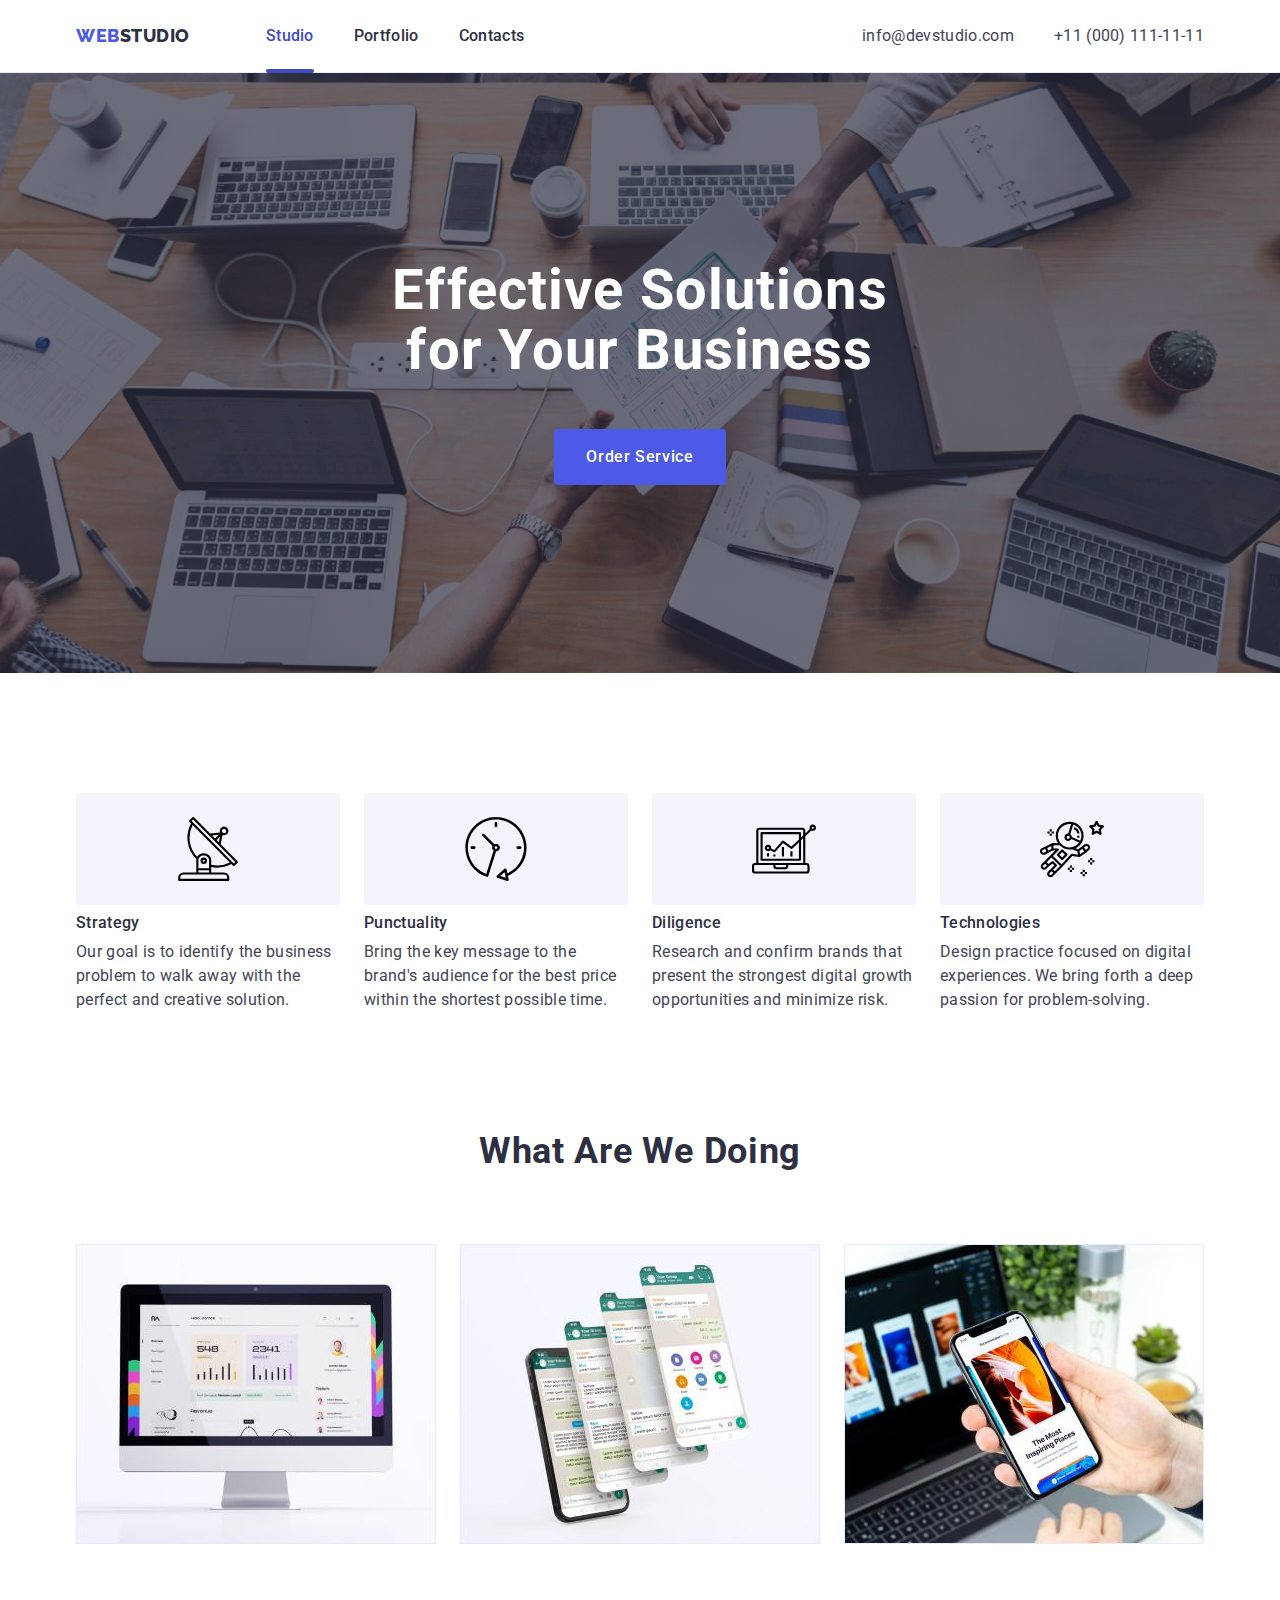
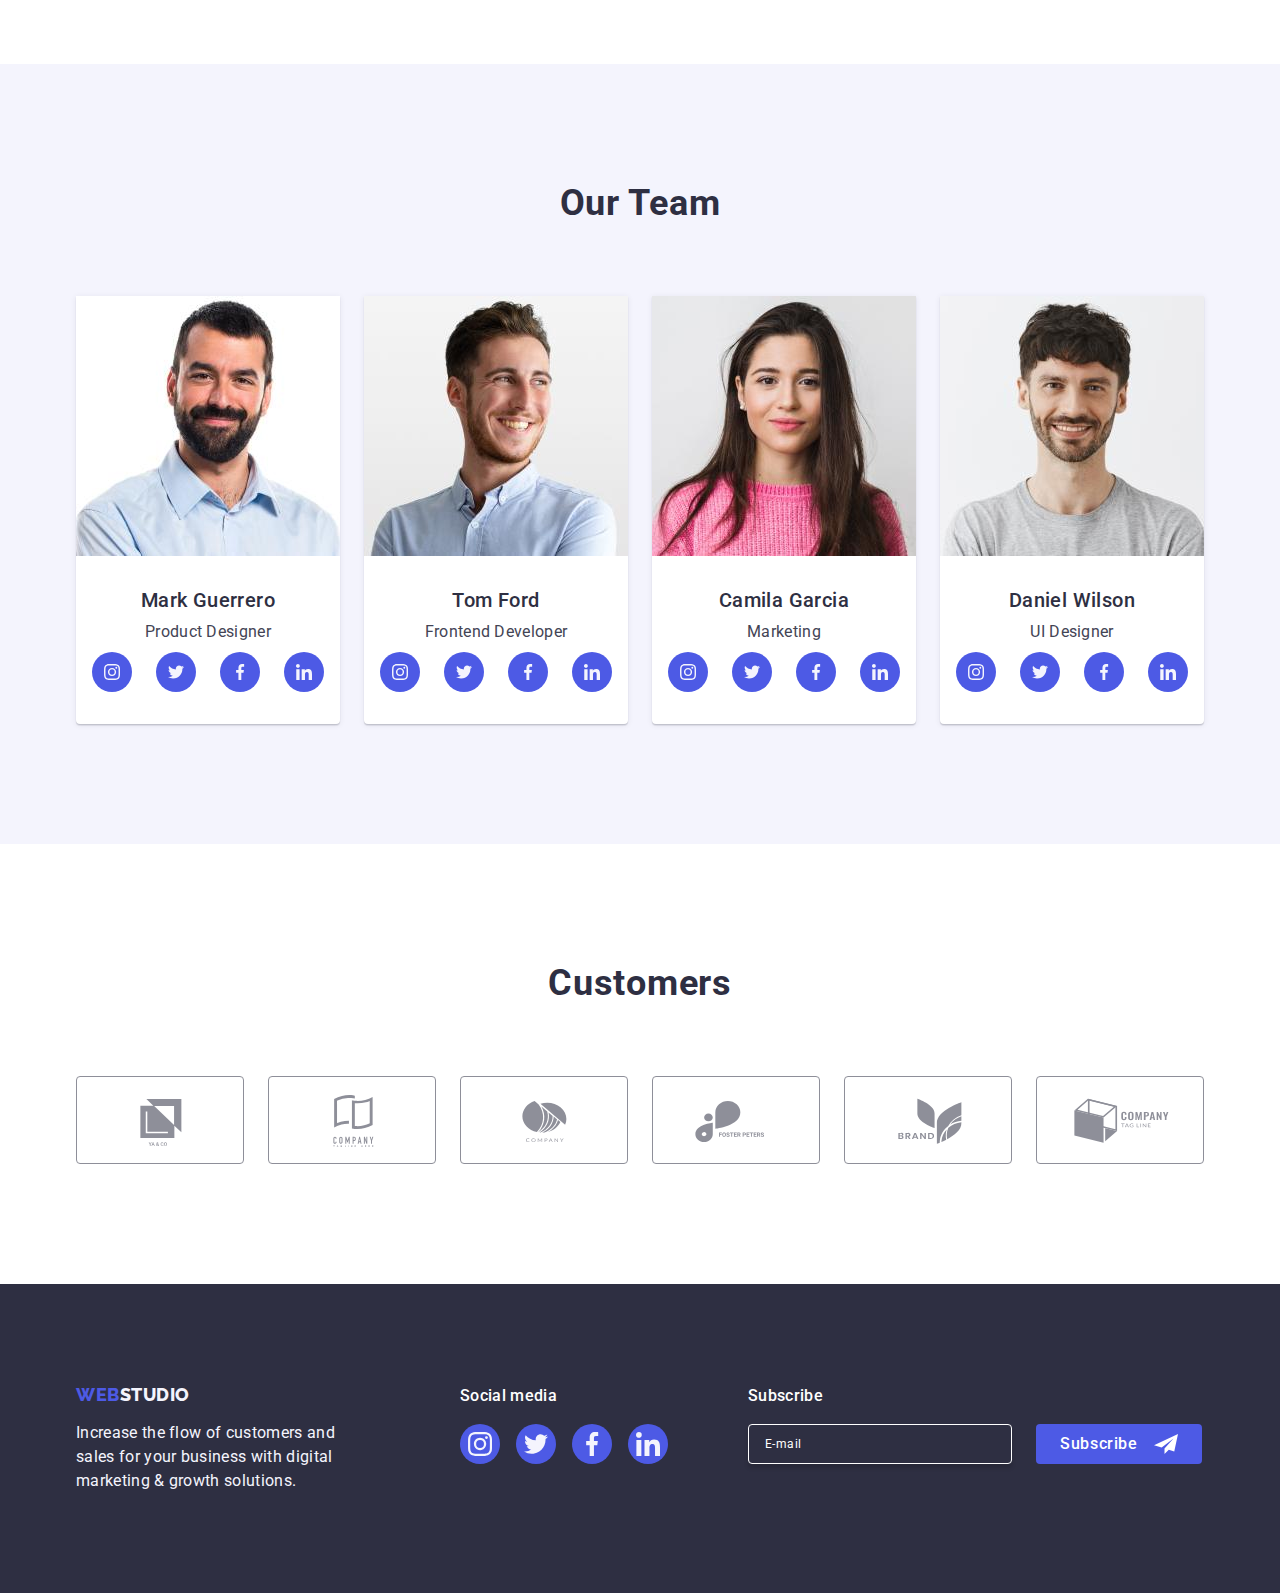
<file: index.html>
<!DOCTYPE html>
<html lang="en">
<head>

    <meta charset="UTF-8">
    <meta http-equiv="X-UA-Compatible" content="IE=edge">
    <meta name="viewport" content="width=device-width, initial-scale=1.0">
    <link rel="preconnect" href="https://fonts.googleapis.com">
    <link rel="preconnect" href="https://fonts.gstatic.com" crossorigin>
    <link href="https://fonts.googleapis.com/css2?family=Raleway:ital,wght@0,100;0,200;0,300;0,400;0,500;0,600;0,700;0,800;0,900;1,100;1,200;1,300;1,400;1,500;1,600;1,700;1,800;1,900&family=Roboto:ital,wght@0,300;0,400;0,500;0,700;0,900;1,100;1,300;1,400;1,500;1,700;1,900&display=swap" rel="stylesheet">
    <link rel="stylesheet" href="https://cdnjs.cloudflare.com/ajax/libs/modern-normalize/1.0.0/modern-normalize.min.css"/>
    <link rel="stylesheet" href="./css/styles.css"/>
    <title>Main page</title>
</head>
<body>
    <header class="header">
        <div class="header-container container">
            <nav class="navigation">
                <a href="./index.html" class="logo link">Web<span class="logo-studio">Studio</span></a>
                <ul class="list menu">
                    <li class="nav-list-item">
                        <a href="./index.html" class="link-list-item selected-list-link-item link">Studio</a>
                    </li>
                    <li class="nav-list-item">
                        <a href="./portfolio.html" class="link-list-item link">Portfolio</a>
                    </li>
                    <li class="nav-list-item">
                        <a href="" class="link-list-item link">Contacts</a>
                    </li>
                </ul>
            </nav>
            <address class="address">
                <ul class="list menu">
                    <li class="nav-list-item">
                        <a href="mailto:info@devstudio.com" class="address-link link">info@devstudio.com</a>
                    </li>
                    <li class="nav-list-item">
                        <a href="tel:+110001111111" class="address-link link">+11 (000) 111-11-11</a>
                    </li>
                </ul>
            </address>
            <button type="button" class="mobile-button js-open-menu" aria-expanded="false" aria-controls="menu-container" data-menu-button>
                <svg class="mobile-menu-icon" width="32" height="22" aria-label="Переключатель мобильного меню">
                    <use href="./images/icons.svg#icon-menu-hamburger"></use>
                </svg>
            </button>
            <div class="mobile-menu-container js-menu-container">
                <div class="mobile-menu">
                    <button class="close-btn js-close-menu">
                        <svg class="close-icon" width="8" height="8">
                            <use href="./images/icons.svg#icon-close"></use>
                        </svg>
                    </button>
                    <ul class="list mobile-menu-list">
                        <li class="mobile-menu-list-item">
                            <a href="./index.html" class="list-link-item selected-list-link-item link">Studio</a>
                        </li>
                        <li class="mobile-menu-list-item">
                            <a href="./portfolio.html" class="list-link-item link">Portfolio</a>
                        </li>
                        <li class="mobile-menu-list-item">
                            <a href="" class="list-link-item link">Contacts</a>
                        </li>
                    </ul>
                    <address class="address-menu">
                        <ul class="list mobile-menu-list">
                            <li class="mobile-menu-list-item">
                                <a href="tel:+110001111111" class="address-link link tel-addess-link">+11 (000) 111-11-11</a>
                            </li>
                            <li class="mobile-menu-list-item">
                                <a href="mailto:info@devstudio.com" class="address-link link">info@devstudio.com</a>
                            </li>
                        </ul>
                    </address>
                    <ul class="social-media-icons list">
                        <li class="social-media-icon-item">
                            <a class="social-media-icon-link" href="">
                                <svg class="social-media-icon" width="16px" height="16px">
                                    <use href="./images/icons.svg#instagram"></use>
                                </svg>
                            </a>
                        </li>
                        <li class="social-media-icon-item">
                            <a class="social-media-icon-link" href="">
                                <svg class="social-media-icon" width="16px" height="16px">
                                    <use href="./images/icons.svg#twitter"></use>
                                </svg>
                            </a>
                        </li>
                        <li class="social-media-icon-item">
                            <a class="social-media-icon-link" href="">
                                <svg class="social-media-icon" width="16px" height="16px">
                                    <use href="./images/icons.svg#facebook"></use>
                                </svg>
                            </a>
                        </li>
                        <li class="social-media-icon-item">
                            <a class="social-media-icon-link" href="">
                                <svg class="social-media-icon" width="16px" height="16px">
                                    <use href="./images/icons.svg#linkedin"></use>
                                </svg>
                            </a>
                        </li>
                    </ul>
                </div>
            </div>
        </div>
    </header>
    <main>
        <section class="first-section">
            <div class="container">
                <h1 class="main-title">Effective Solutions for Your Business</h1>
                <button type="button" class="order-service-button" data-modal-open>Order Service</button>
            </div>
        </section>
        <section class="second-section">
            <div class="container">
                <h2 class="visually-hidden">Advantages & Features</h2>
                <ul class="list advantages-list">
                    <li class="list-item">
                        <div class="advantages-icon-container">
                            <svg class="advantages-icon" width="64" height="64">
                                <use href="./images/icons.svg#antenna"></use>
                            </svg>
                        </div>
                        <h3 class="title-item">Strategy</h3>
                        <p class="text-item">
                            Our goal is to identify the business problem to walk away with the perfect and creative solution.
                        </p>
                    </li>
                    <li class="list-item">
                        <div class="advantages-icon-container">
                            <svg class="advantages-icon" width="64" height="64">
                                <use href="./images/icons.svg#clock"></use>
                            </svg>
                        </div>
                        <h3 class="title-item">Punctuality</h3>
                        <p class="text-item">
                            Bring the key message to the brand's audience for the best price within the shortest possible time.
                        </p>
                    </li>
                    <li class="list-item">
                        <div class="advantages-icon-container">
                            <svg class="advantages-icon" width="64" height="64">
                                <use href="./images/icons.svg#diagram"></use>
                            </svg>
                        </div>
                        <h3 class="title-item">Diligence</h3>
                        <p class="text-item">
                            Research and confirm brands that present the strongest digital growth opportunities and minimize risk.
                        </p>
                    </li>
                    <li class="list-item">
                        <div class="advantages-icon-container">
                            <svg class="advantages-icon" width="64" height="64">
                                <use href="./images/icons.svg#astronaut"></use>
                            </svg>
                        </div>
                        <h3 class="title-item">Technologies</h3>
                        <p class="text-item">
                            Design practice focused on digital experiences. We bring forth a deep passion for problem-solving.
                        </p>
                    </li>
                </ul>
            </div>
        </section>
        <section class="third-section">
            <div class="container">
                <h2 class="images-title">What are we doing</h2>
                <ul class="list images-list">
                    <li class="images-list-item">
                        <img src="./images/img-1.jpg" alt="Monitor" width="360"/>
                    </li>
                    <li class="images-list-item">
                        <img src="./images/img-2.jpg" alt="Multiple smartphone screens" width="360"/>
                    </li>
                    <li class="images-list-item">
                        <img src="./images/img-3.jpg" alt="Smartphone in hand" width="360"/>
                    </li>
                </ul>
            </div>
        </section>
        <section class="our-team-section">
            <div class="container">
                <h2 class="images-title">Our Team</h2>
                <ul class="list our-team-list">
                    <li class="employee-list-item">
                        <img srcset="./images/img-4-2x.jpg 2x" src="./images/img-4.jpg" alt="Mark Guerrero photo" width="264"/>
                        <div class="employee-container">
                            <h3 class="employee-title-item">Mark Guerrero</h3>
                            <p class="employee-text-item">Product Designer</p>
                            <ul class="social-media-icons list">
                                <li class="social-media-icon-item">
                                    <a class="social-media-icon-link" href="">
                                        <svg class="social-media-icon" width="16" height="16">
                                        <use href="./images/icons.svg#instagram"></use>
                                        </svg>
                                    </a>
                                </li>
                                <li class="social-media-icon-item">
                                    <a class="social-media-icon-link" href="">
                                        <svg class="social-media-icon" width="16" height="16">
                                        <use href="./images/icons.svg#twitter"></use>
                                        </svg>
                                    </a>
                                </li>
                                <li class="social-media-icon-item">
                                    <a class="social-media-icon-link" href="">
                                        <svg class="social-media-icon" width="16" height="16">
                                        <use href="./images/icons.svg#facebook"></use>
                                        </svg>
                                    </a>
                                </li>
                                <li class="social-media-icon-item">
                                    <a class="social-media-icon-link" href="">
                                        <svg class="social-media-icon" width="16" height="16">
                                        <use href="./images/icons.svg#linkedin"></use>
                                        </svg>
                                    </a>
                                </li>
                            </ul>
                        </div>
                    </li>
                    <li class="employee-list-item">
                        <img srcset="./images/img-5-2x.jpg 2x" src="./images/img-5.jpg" alt="Tom Ford photo" width="264"/>
                        <div class="employee-container">
                            <h3 class="employee-title-item">Tom Ford</h3>
                            <p class="employee-text-item">Frontend Developer</p>
                            <ul class="social-media-icons list">
                                <li class="social-media-icon-item">
                                    <a class="social-media-icon-link" href="">
                                        <svg class="social-media-icon" width="16" height="16">
                                        <use href="./images/icons.svg#instagram"></use>
                                        </svg>
                                    </a>
                                </li>
                                <li class="social-media-icon-item">
                                    <a class="social-media-icon-link" href="">
                                        <svg class="social-media-icon" width="16" height="16">
                                        <use href="./images/icons.svg#twitter"></use>
                                        </svg>
                                    </a>
                                </li>
                                <li class="social-media-icon-item">
                                    <a class="social-media-icon-link" href="">
                                        <svg class="social-media-icon" width="16" height="16">
                                        <use href="./images/icons.svg#facebook"></use>
                                        </svg>
                                    </a>
                                </li>
                                <li class="social-media-icon-item">
                                    <a class="social-media-icon-link" href="">
                                        <svg class="social-media-icon" width="16" height="16">
                                        <use href="./images/icons.svg#linkedin"></use>
                                        </svg>
                                    </a>
                                </li>
                            </ul>
                        </div>
                    </li>
                    <li class="employee-list-item">
                        <img srcset="./images/img-6-2x.jpg 2x" src="./images/img-6.jpg" alt="Camila Garcia photo" width="264"/>
                        <div class="employee-container">
                            <h3 class="employee-title-item">Camila Garcia</h3>
                            <p class="employee-text-item">Marketing</p>
                            <ul class="social-media-icons list">
                                <li class="social-media-icon-item">
                                    <a class="social-media-icon-link" href="">
                                        <svg class="social-media-icon" width="16" height="16">
                                        <use href="./images/icons.svg#instagram"></use>
                                        </svg>
                                    </a>
                                </li>
                                <li class="social-media-icon-item">
                                    <a class="social-media-icon-link" href="">
                                        <svg class="social-media-icon" width="16" height="16">
                                        <use href="./images/icons.svg#twitter"></use>
                                        </svg>
                                    </a>
                                </li>
                                <li class="social-media-icon-item">
                                    <a class="social-media-icon-link" href="">
                                        <svg class="social-media-icon" width="16" height="16">
                                        <use href="./images/icons.svg#facebook"></use>
                                        </svg>
                                    </a>
                                </li>
                                <li class="social-media-icon-item">
                                    <a class="social-media-icon-link" href="">
                                        <svg class="social-media-icon" width="16" height="16">
                                        <use href="./images/icons.svg#linkedin"></use>
                                        </svg>
                                    </a>
                                </li>
                            </ul>
                        </div>
                    </li>
                    <li class="employee-list-item">
                        <img srcset="./images/img-7-2x.jpg 2x" src="./images/img-7.jpg" alt="Daniel Wilson photo" width="264"/>
                        <div class="employee-container">
                            <h3 class="employee-title-item">Daniel Wilson</h3>
                            <p class="employee-text-item">UI Designer</p>
                            <ul class="social-media-icons list">
                                <li class="social-media-icon-item">
                                    <a class="social-media-icon-link" href="">
                                        <svg class="social-media-icon" width="16" height="16">
                                        <use href="./images/icons.svg#instagram"></use>
                                        </svg>
                                    </a>
                                </li>
                                <li class="social-media-icon-item">
                                    <a class="social-media-icon-link" href="">
                                        <svg class="social-media-icon" width="16" height="16">
                                        <use href="./images/icons.svg#twitter"></use>
                                        </svg>
                                    </a>
                                </li>
                                <li class="social-media-icon-item">
                                    <a class="social-media-icon-link" href="">
                                        <svg class="social-media-icon" width="16" height="16">
                                        <use href="./images/icons.svg#facebook"></use>
                                        </svg>
                                    </a>
                                </li>
                                <li class="social-media-icon-item">
                                    <a class="social-media-icon-link" href="">
                                        <svg class="social-media-icon" width="16" height="16">
                                        <use href="./images/icons.svg#linkedin"></use>
                                        </svg>
                                    </a>
                                </li>
                            </ul>
                        </div>
                    </li>
                </ul>
            </div>
        </section>
        <section class="customers-section">
            <div class="container">
                <h2 class="customers-title">Customers</h2>
                <ul class="customers-list list">
                    <li class="customer-list-item">
                        <a class="customer-link" href="">
                            <svg class="customer-icon" width="104" height="56">
                            <use href="./images/icons.svg#logo-1"></use>
                            </svg>
                        </a>
                    </li>
                    <li class="customer-list-item">
                        <a class="customer-link" href="">
                            <svg class="customer-icon" width="104" height="56">
                            <use href="./images/icons.svg#logo-2"></use>
                            </svg>
                        </a>
                    </li>
                    <li class="customer-list-item">
                        <a class="customer-link" href="">
                            <svg class="customer-icon" width="104" height="56">
                            <use href="./images/icons.svg#logo-3"></use>
                            </svg>
                        </a>
                    </li>
                    <li class="customer-list-item">
                        <a class="customer-link" href="">
                            <svg class="customer-icon" width="104" height="56">
                            <use href="./images/icons.svg#logo-4"></use>
                            </svg>
                        </a>
                    </li>
                    <li class="customer-list-item">
                        <a class="customer-link" href="">
                            <svg class="customer-icon" width="104" height="56">
                            <use href="./images/icons.svg#logo-5"></use>
                            </svg>
                        </a>
                    </li>
                    <li class="customer-list-item">
                        <a class="customer-link" href="">
                            <svg class="customer-icon" width="104" height="56">
                            <use href="./images/icons.svg#logo-6"></use>
                            </svg>
                        </a>
                    </li>
                </ul>
            </div>
        </section>
    </main>
    <footer class="footer">
        <div class="container">
            <div class="logo-description-container">
                <a href="./index.html" class="logo-footer link">Web<span class="logo-studio-footer">Studio</span></a>
                <p class="footer-description">
                    Increase the flow of customers and sales for your business with digital marketing & growth solutions.
                </p>
            </div>
            <div class="social-media-footer-container">
                <p class="social-media-footer-title">Social media</p>
                <ul class="social-media-footer-list list">
                    <li class="social-media-footer-list-item">
                        <a class="social-media-footer-link" href="">
                            <svg class="social-media-footer-icon" width="24" height="24">
                                <use href="./images/icons.svg#instagram"></use>
                            </svg>
                        </a>
                    </li>
                    <li class="social-media-footer-list-item">
                        <a class="social-media-footer-link" href="">
                            <svg class="social-media-footer-icon" width="24" height="24">
                                <use href="./images/icons.svg#twitter"></use>
                            </svg>
                        </a>
                    </li>
                    <li class="social-media-footer-list-item">
                        <a class="social-media-footer-link" href="">
                            <svg class="social-media-footer-icon" width="24" height="24">
                                <use href="./images/icons.svg#facebook"></use>
                            </svg>
                        </a>
                    </li>
                    <li class="social-media-footer-list-item">
                        <a class="social-media-footer-link" href="">
                            <svg class="social-media-footer-icon" width="24" height="24">
                                <use href="./images/icons.svg#linkedin"></use>
                            </svg>
                        </a>
                    </li>
                </ul>
            </div>
            <div class="subscribe-footer-container">
                <p class="subscribe-footer-text">Subscribe</p>
                <form class="subscribe-footer-form">
                    <label class="subscribe-footer-input-label">
                        <input type="email" class="subscribe-footer-input" name="email" placeholder="E-mail">
                    </label>
                    <button type="submit" class="subscribe-footer-btn">
                        Subscribe
                        <svg class="subscribe-footer-btn-icon" width="24" height="24">
                            <use href="./images/icons.svg#icon-subscribe"></use>
                        </svg>
                    </button>
                </form>
            </div>
        </div>
    </footer>
    <div class="backdrop is-hidden" data-modal>
        <div class="modal">
            <button type="button" class="close-btn" data-modal-close>
                <svg class="close-icon" width="8" height="8">
                    <use href="./images/icons.svg#icon-close"></use>
                </svg>
            </button>
            <p class="modal-title">Leave your contacts and we will call you back</p>
            <form class="modal-form">
                <div class="form-field">
                    <label class="form-label" for="user-name">Name</label>
                    <div class="form-input-container">
                        <input type="text" class="form-input" name="user-name" id="user-name">
                        <svg class="form-icon" width="18" height="24">
                            <use href="./images/icons.svg#icon-person"></use>
                        </svg>
                    </div>
                </div>
                <div class="form-field">
                    <label class="form-label" for="phone">Phone</label>
                    <div class="form-input-container">
                        <input type="tel" class="form-input" name="phone" id="phone">
                        <svg class="form-icon" width="18" height="24">
                            <use href="./images/icons.svg#icon-phone"></use>
                        </svg>
                    </div>
                </div>
                <div class="form-field">
                    <label class="form-label" for="email">Email</label>
                    <div class="form-input-container">
                        <input type="email" class="form-input" name="email" id="email">
                        <svg class="form-icon" width="18" height="24">
                            <use href="./images/icons.svg#icon-email"></use>
                        </svg>
                    </div>
                </div>
                <div class="form-field-comment">
                    <label class="form-label" for="user-comment">Comment</label>
                    <textarea class="form-comment" name="user-comment" placeholder="Text input" id="user-comment"></textarea>
                </div>
                <div class="form-field-policy">
                    <input class="checkbox visually-hidden" type="checkbox" name="user-privacy" id="user-privacy" value="true">
                    <label class="form-label-checkbox" for="user-privacy">
                        <span class="checkbox-icon-span">
                            <svg class="checkbox-icon" width="10" height="8">
                                <use href="./images/icons.svg#icon-check"></use>
                            </svg>
                        </span>
                        I accept the terms and conditions of the <a class="privacy-policy-text" href="">Privacy Policy</a>
                    </label>
                </div>
                <button type="submit" class="form-send-btn">Send</button>
            </form>
        </div>
    </div>
    <script src="./js/mobile-menu.js"></script>
    <script src="./js/modal.js"></script>
</body>
</html>
</file>
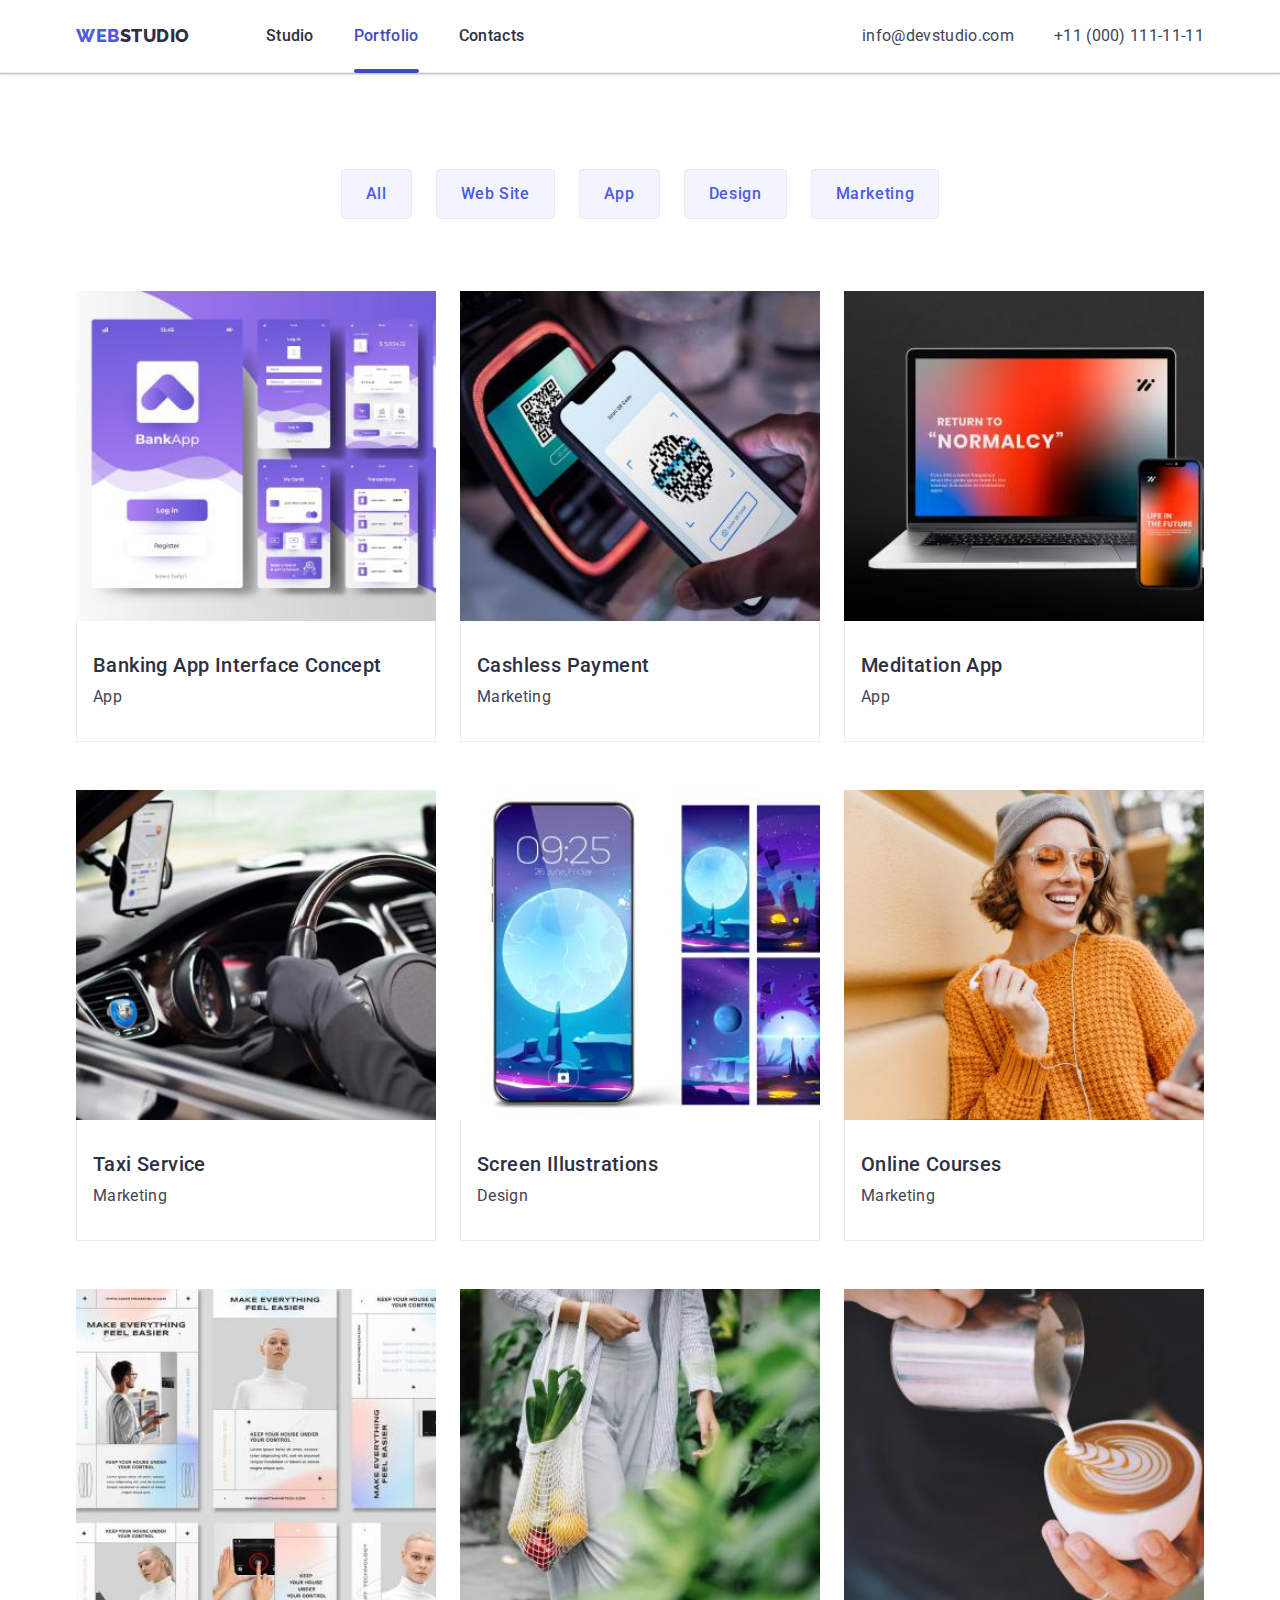
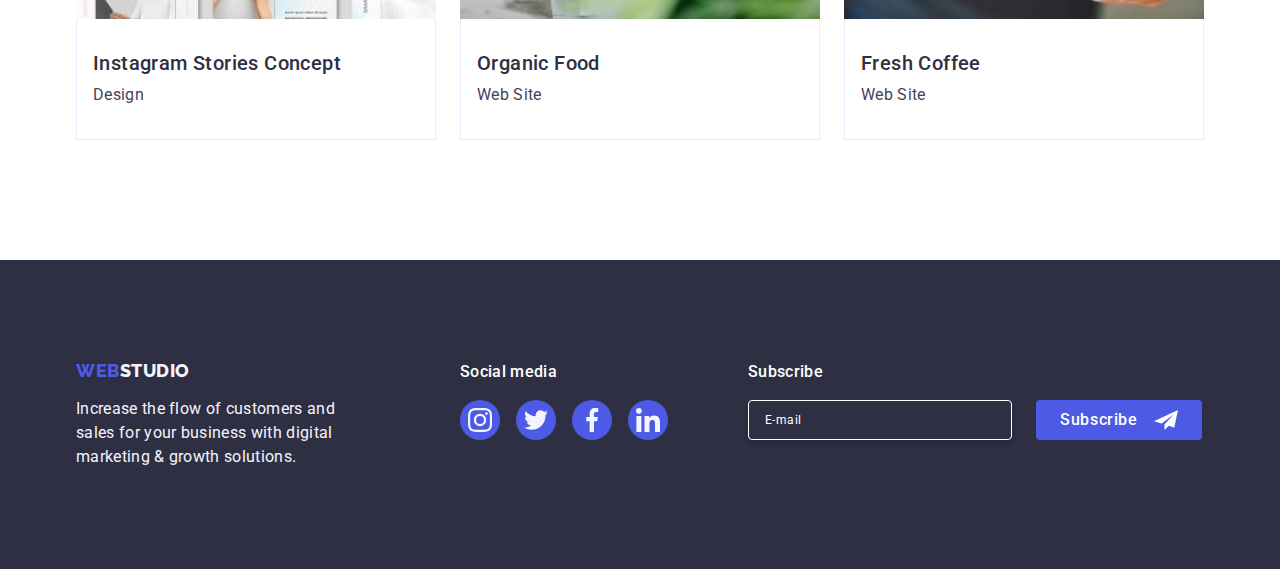
<file: portfolio.html>
<!DOCTYPE html>
<html lang="en">
<head>
    <meta charset="UTF-8">
    <meta http-equiv="X-UA-Compatible" content="IE=edge">
    <meta name="viewport" content="width=device-width, initial-scale=1.0">
    <link rel="preconnect" href="https://fonts.googleapis.com">
    <link rel="preconnect" href="https://fonts.gstatic.com" crossorigin>
    <link href="https://fonts.googleapis.com/css2?family=Raleway:ital,wght@0,100;0,200;0,300;0,400;0,500;0,600;0,700;0,800;0,900;1,100;1,200;1,300;1,400;1,500;1,600;1,700;1,800;1,900&family=Roboto:ital,wght@0,300;0,400;0,500;0,700;0,900;1,100;1,300;1,400;1,500;1,700;1,900&display=swap" rel="stylesheet">
    <link rel="stylesheet" href="https://cdnjs.cloudflare.com/ajax/libs/modern-normalize/1.0.0/modern-normalize.min.css"/>
    <link rel="stylesheet" href="./css/styles.css"/>
    <title>Portfolio</title>
</head>
<body>
    <header class="header">
        <div class="header-container container">
            <nav class="navigation">
                <a href="./index.html" class="logo link">Web<span class="logo-studio">Studio</span></a>
                <ul class="list menu">
                    <li class="nav-list-item">
                        <a href="./index.html" class="link-list-item link">Studio</a>
                    </li>
                    <li class="nav-list-item">
                        <a href="./portfolio.html" class="link-list-item selected-list-link-item link">Portfolio</a>
                    </li>
                    <li class="nav-list-item">
                        <a href="" class="link-list-item link">Contacts</a>
                    </li>
                </ul>
            </nav>
            <address class="address">
                <ul class="list menu">
                    <li class="nav-list-item">
                        <a href="mailto:info@devstudio.com" class="address-link link">info@devstudio.com</a>
                    </li>
                    <li class="nav-list-item">
                        <a href="tel:+110001111111" class="address-link link">+11 (000) 111-11-11</a>
                    </li>
                </ul>
            </address>
            <button type="button" class="mobile-button js-open-menu" aria-expanded="false" aria-controls="menu-container" data-menu-button>
                <svg class="mobile-menu-icon" width="32" height="22" aria-label="Переключатель мобильного меню">
                    <use href="./images/icons.svg#icon-menu-hamburger"></use>
                </svg>
            </button>
            <div class="mobile-menu-container js-menu-container">
                <div class="mobile-menu">
                    <button class="close-btn js-close-menu">
                        <svg class="close-icon" width="8" height="8">
                            <use href="./images/icons.svg#icon-close"></use>
                        </svg>
                    </button>
                    <ul class="list mobile-menu-list">
                        <li class="mobile-menu-list-item">
                            <a href="./index.html" class="list-link-item selected-list-link-item link">Studio</a>
                        </li>
                        <li class="mobile-menu-list-item">
                            <a href="./portfolio.html" class="list-link-item link">Portfolio</a>
                        </li>
                        <li class="mobile-menu-list-item">
                            <a href="" class="list-link-item link">Contacts</a>
                        </li>
                    </ul>
                    <address class="address-menu">
                        <ul class="list mobile-menu-list">
                            <li class="mobile-menu-list-item">
                                <a href="tel:+110001111111" class="address-link link tel-addess-link">+11 (000) 111-11-11</a>
                            </li>
                            <li class="mobile-menu-list-item">
                                <a href="mailto:info@devstudio.com" class="address-link link">info@devstudio.com</a>
                            </li>
                        </ul>
                    </address>
                    <ul class="social-media-icons list">
                        <li class="social-media-icon-item">
                            <a class="social-media-icon-link" href="">
                                <svg class="social-media-icon" width="16px" height="16px">
                                    <use href="./images/icons.svg#instagram"></use>
                                </svg>
                            </a>
                        </li>
                        <li class="social-media-icon-item">
                            <a class="social-media-icon-link" href="">
                                <svg class="social-media-icon" width="16px" height="16px">
                                    <use href="./images/icons.svg#twitter"></use>
                                </svg>
                            </a>
                        </li>
                        <li class="social-media-icon-item">
                            <a class="social-media-icon-link" href="">
                                <svg class="social-media-icon" width="16px" height="16px">
                                    <use href="./images/icons.svg#facebook"></use>
                                </svg>
                            </a>
                        </li>
                        <li class="social-media-icon-item">
                            <a class="social-media-icon-link" href="">
                                <svg class="social-media-icon" width="16px" height="16px">
                                    <use href="./images/icons.svg#linkedin"></use>
                                </svg>
                            </a>
                        </li>
                    </ul>
                </div>
            </div>
        </div>
    </header>
    <main>
        <section class="portfolio-section">
            <div class="container">
                <h1 class="visually-hidden">Portfolio page</h1>
                <ul class="portfolio-buttons list">
                    <li class="portfolio-button-item">
                        <button type="button" class="portfolio-button">All</button>
                    </li>
                    <li class="portfolio-button-item">
                        <button type="button" class="portfolio-button">Web Site</button>
                    </li>
                    <li class="portfolio-button-item">
                        <button type="button" class="portfolio-button">App</button>
                    </li>
                    <li class="portfolio-button-item">
                        <button type="button" class="portfolio-button">Design</button>
                    </li>
                    <li class="portfolio-button-item">   
                        <button type="button" class="portfolio-button">Marketing</button>
                    </li>
                </ul> 
                <ul class="list portfolio-items">
                    <li class="portfolio-item">
                        <a class="portfolio-link link" href="">
                            <div class="image-container">
                                <picture>
                                    <source 
                                        srcset="
                                            ./images/portfolio-1.jpg    1x,
                                            ./images/portfolio-1-2x.jpg 2x
                                        "
                                        media="(min-width: 1200px)"
                                    />
                                    <source 
                                        srcset="
                                            ./images/portfolio-1-tab.jpg    1x,
                                            ./images/portfolio-1-tab-2x.jpg 2x
                                        "
                                        media="(min-width: 768px)"
                                    />
                                    <source 
                                        srcset="
                                            ./images/portfolio-1-mob.jpg    1x,
                                            ./images/portfolio-1-mob-2x.jpg 2x
                                        "
                                        media="(max-width: 767px)"
                                    />
                                    <img srcset="./images/portfolio-1-mob-2x.jpg 2x" src="./images/portfolio-1-mob.jpg" alt="Banking App Interface Concept photo" width="396"/>
                                </picture>
                                <p class="portfolio-hover-text">14 Stylish and User-Friendly App Design Concepts · Task Manager App · Calorie Tracker App · Exotic Fruit Ecommerce App · Cloud Storage App</p>
                            </div>
                            <div class="portfolio-item-container">
                                <h2 class="portfolio-title-item">Banking App Interface Concept</h2>
                                <p class="portfolio-text-item">App</p>
                            </div>
                        </a>
                    </li>
                    <li class="portfolio-item">
                        <a class="portfolio-link link" href="">
                            <div class="image-container">
                                <picture>
                                    <source 
                                        srcset="
                                            ./images/portfolio-2.jpg    1x,
                                            ./images/portfolio-2-2x.jpg 2x
                                        "
                                        media="(min-width: 1200px)"
                                    />
                                    <source 
                                        srcset="
                                            ./images/portfolio-2-tab.jpg    1x,
                                            ./images/portfolio-2-tab-2x.jpg 2x
                                        "
                                        media="(min-width: 768px)"
                                    />
                                    <source 
                                        srcset="
                                            ./images/portfolio-2-mob.jpg    1x,
                                            ./images/portfolio-2-mob-2x.jpg 2x
                                        "
                                        media="(max-width: 767px)"
                                    />
                                    <img srcset="./images/portfolio-2-mob-2x.jpg 2x" src="./images/portfolio-2-mob.jpg" alt="Cashless Payment photo" width="396"/>
                                </picture>
                                <p class="portfolio-hover-text">14 Stylish and User-Friendly App Design Concepts · Task Manager App · Calorie Tracker App · Exotic Fruit Ecommerce App · Cloud Storage App</p>
                            </div>
                            <div class="portfolio-item-container">
                                <h2 class="portfolio-title-item">Cashless Payment</h2>
                                <p class="portfolio-text-item">Marketing</p>
                            </div>
                        </a>
                    </li>
                    <li class="portfolio-item">
                        <a class="portfolio-link link" href="">
                            <div class="image-container">
                                <picture>
                                    <source 
                                        srcset="
                                            ./images/portfolio-3.jpg    1x,
                                            ./images/portfolio-3-2x.jpg 2x
                                        "
                                        media="(min-width: 1200px)"
                                    />
                                    <source 
                                        srcset="
                                            ./images/portfolio-3-tab.jpg    1x,
                                            ./images/portfolio-3-tab-2x.jpg 2x
                                        "
                                        media="(min-width: 768px)"
                                    />
                                    <source 
                                        srcset="
                                            ./images/portfolio-3-mob.jpg    1x,
                                            ./images/portfolio-3-mob-2x.jpg 2x
                                        "
                                        media="(max-width: 767px)"
                                    />
                                    <img srcset="./images/portfolio-3-mob-2x.jpg 2x" src="./images/portfolio-3-mob.jpg" alt="Meditation App photo" width="396"/>
                                </picture>
                                <p class="portfolio-hover-text">14 Stylish and User-Friendly App Design Concepts · Task Manager App · Calorie Tracker App · Exotic Fruit Ecommerce App · Cloud Storage App</p>
                            </div>
                            <div class="portfolio-item-container">
                                <h2 class="portfolio-title-item">Meditation App</h2>
                                <p class="portfolio-text-item">App</p>
                            </div>
                        </a>
                    </li>
                    <li class="portfolio-item">
                        <a class="portfolio-link link" href="">
                            <div class="image-container">
                                <picture>
                                    <source 
                                        srcset="
                                            ./images/portfolio-4.jpg    1x,
                                            ./images/portfolio-4-2x.jpg 2x
                                        "
                                        media="(min-width: 1200px)"
                                    />
                                    <source 
                                        srcset="
                                            ./images/portfolio-4-tab.jpg    1x,
                                            ./images/portfolio-4-tab-2x.jpg 2x
                                        "
                                        media="(min-width: 768px)"
                                    />
                                    <source 
                                        srcset="
                                            ./images/portfolio-4-mob.jpg    1x,
                                            ./images/portfolio-4-mob-2x.jpg 2x
                                        "
                                        media="(max-width: 767px)"
                                    />
                                    <img srcset="./images/portfolio-4-mob-2x.jpg 2x" src="./images/portfolio-4-mob.jpg" alt="Taxi Service photo" width="396"/>
                                </picture>
                                <p class="portfolio-hover-text">14 Stylish and User-Friendly App Design Concepts · Task Manager App · Calorie Tracker App · Exotic Fruit Ecommerce App · Cloud Storage App</p>
                            </div>
                            <div class="portfolio-item-container">
                                <h2 class="portfolio-title-item">Taxi Service</h2>
                                <p class="portfolio-text-item">Marketing</p>
                            </div>
                        </a>
                    </li>
                    <li class="portfolio-item">
                        <a class="portfolio-link link" href="">
                            <div class="image-container">
                                <picture>
                                    <source 
                                        srcset="
                                            ./images/portfolio-5.jpg    1x,
                                            ./images/portfolio-5-2x.jpg 2x
                                        "
                                        media="(min-width: 1200px)"
                                    />
                                    <source 
                                        srcset="
                                            ./images/portfolio-5-tab.jpg    1x,
                                            ./images/portfolio-5-tab-2x.jpg 2x
                                        "
                                        media="(min-width: 768px)"
                                    />
                                    <source 
                                        srcset="
                                            ./images/portfolio-5-mob.jpg    1x,
                                            ./images/portfolio-5-mob-2x.jpg 2x
                                        "
                                        media="(max-width: 767px)"
                                    />
                                    <img srcset="./images/portfolio-5-mob-2x.jpg 2x" src="./images/portfolio-5-mob.jpg" alt="Screen Illustrations photo" width="396"/>
                                </picture>
                                <p class="portfolio-hover-text">14 Stylish and User-Friendly App Design Concepts · Task Manager App · Calorie Tracker App · Exotic Fruit Ecommerce App · Cloud Storage App</p>
                            </div>
                            <div class="portfolio-item-container">
                                <h2 class="portfolio-title-item">Screen Illustrations</h2>
                                <p class="portfolio-text-item">Design</p>
                            </div>
                        </a>
                    </li>
                    <li class="portfolio-item">
                        <a class="portfolio-link link" href="">
                            <div class="image-container">
                                <picture>
                                    <source 
                                        srcset="
                                            ./images/portfolio-6.jpg    1x,
                                            ./images/portfolio-6-2x.jpg 2x
                                        "
                                        media="(min-width: 1200px)"
                                    />
                                    <source 
                                        srcset="
                                            ./images/portfolio-6-tab.jpg    1x,
                                            ./images/portfolio-6-tab-2x.jpg 2x
                                        "
                                        media="(min-width: 768px)"
                                    />
                                    <source 
                                        srcset="
                                            ./images/portfolio-6-mob.jpg    1x,
                                            ./images/portfolio-6-mob-2x.jpg 2x
                                        "
                                        media="(max-width: 767px)"
                                    />
                                    <img srcset="./images/portfolio-6-mob-2x.jpg 2x" src="./images/portfolio-6-mob.jpg" alt="Online Courses photo" width="396"/>
                                </picture>
                                <p class="portfolio-hover-text">14 Stylish and User-Friendly App Design Concepts · Task Manager App · Calorie Tracker App · Exotic Fruit Ecommerce App · Cloud Storage App</p>
                            </div>
                            <div class="portfolio-item-container">
                                <h2 class="portfolio-title-item">Online Courses</h2>
                                <p class="portfolio-text-item">Marketing</p>
                            </div>
                        </a>
                    </li>
                    <li class="portfolio-item">
                        <a class="portfolio-link link" href="">
                            <div class="image-container">
                                <picture>
                                    <source 
                                        srcset="
                                            ./images/portfolio-7.jpg    1x,
                                            ./images/portfolio-7-2x.jpg 2x
                                        "
                                        media="(min-width: 1200px)"
                                    />
                                    <source 
                                        srcset="
                                            ./images/portfolio-7-tab.jpg    1x,
                                            ./images/portfolio-7-tab-2x.jpg 2x
                                        "
                                        media="(min-width: 768px)"
                                    />
                                    <source 
                                        srcset="
                                            ./images/portfolio-7-mob.jpg    1x,
                                            ./images/portfolio-7-mob-2x.jpg 2x
                                        "
                                        media="(max-width: 767px)"
                                    />
                                    <img srcset="./images/portfolio-7-mob-2x.jpg 2x" src="./images/portfolio-7-mob.jpg" alt="Instagram Stories Concept photo" width="396"/>
                                </picture>
                                <p class="portfolio-hover-text">14 Stylish and User-Friendly App Design Concepts · Task Manager App · Calorie Tracker App · Exotic Fruit Ecommerce App · Cloud Storage App</p>
                            </div>
                            <div class="portfolio-item-container">
                                <h2 class="portfolio-title-item">Instagram Stories Concept</h2>
                                <p class="portfolio-text-item">Design</p>
                            </div>
                        </a>
                    </li>
                    <li class="portfolio-item">
                        <a class="portfolio-link link" href="">
                            <div class="image-container">
                                <picture>
                                    <source 
                                        srcset="
                                            ./images/portfolio-8.jpg    1x,
                                            ./images/portfolio-8-2x.jpg 2x
                                        "
                                        media="(min-width: 1200px)"
                                    />
                                    <source 
                                        srcset="
                                            ./images/portfolio-8-tab.jpg    1x,
                                            ./images/portfolio-8-tab-2x.jpg 2x
                                        "
                                        media="(min-width: 768px)"
                                    />
                                    <source 
                                        srcset="
                                            ./images/portfolio-8-mob.jpg    1x,
                                            ./images/portfolio-8-mob-2x.jpg 2x
                                        "
                                        media="(max-width: 767px)"
                                    />
                                    <img srcset="./images/portfolio-8-mob-2x.jpg 2x" src="./images/portfolio-8-mob.jpg" alt="Organic Food photo" width="396"/>
                                </picture>
                                <p class="portfolio-hover-text">14 Stylish and User-Friendly App Design Concepts · Task Manager App · Calorie Tracker App · Exotic Fruit Ecommerce App · Cloud Storage App</p>
                            </div>
                            <div class="portfolio-item-container">
                                <h2 class="portfolio-title-item">Organic Food</h2>
                                <p class="portfolio-text-item">Web Site</p>
                            </div>
                        </a>
                    </li>
                    <li class="portfolio-item">
                        <a class="portfolio-link link" href="">
                            <div class="image-container">
                                <picture>
                                    <source 
                                        srcset="
                                            ./images/portfolio-9.jpg    1x,
                                            ./images/portfolio-9-2x.jpg 2x
                                        "
                                        media="(min-width: 1200px)"
                                    />
                                    <source 
                                        srcset="
                                            ./images/portfolio-9-tab.jpg    1x,
                                            ./images/portfolio-9-tab-2x.jpg 2x
                                        "
                                        media="(min-width: 768px)"
                                    />
                                    <source 
                                        srcset="
                                            ./images/portfolio-9-mob.jpg    1x,
                                            ./images/portfolio-9-mob-2x.jpg 2x
                                        "
                                        media="(max-width: 767px)"
                                    />
                                    <img srcset="./images/portfolio-9-mob-2x.jpg 2x" src="./images/portfolio-9-mob.jpg" alt="Fresh Coffee photo" width="396"/>
                                </picture>
                                <p class="portfolio-hover-text">14 Stylish and User-Friendly App Design Concepts · Task Manager App · Calorie Tracker App · Exotic Fruit Ecommerce App · Cloud Storage App</p>
                            </div>
                            <div class="portfolio-item-container">
                                <h2 class="portfolio-title-item">Fresh Coffee</h2>
                                <p class="portfolio-text-item">Web Site</p>
                            </div>
                        </a>
                    </li>
                </ul>
            </div>
        </section>
    </main>
    <footer class="footer">
        <div class="container">
            <div class="logo-description-container">
                <a href="./index.html" class="logo-footer link">Web<span class="logo-studio-footer">Studio</span></a>
                <p class="footer-description">
                    Increase the flow of customers and sales for your business with digital marketing & growth solutions.
                </p>
            </div>
            <div class="social-media-footer-container">
                <p class="social-media-footer-title">Social media</p>
                <ul class="social-media-footer-list list">
                    <li class="social-media-footer-list-item">
                        <a class="social-media-footer-link" href="">
                            <svg class="social-media-footer-icon" width="24" height="24">
                                <use href="./images/icons.svg#instagram"></use>
                            </svg>
                        </a>
                    </li>
                    <li class="social-media-footer-list-item">
                        <a class="social-media-footer-link" href="">
                            <svg class="social-media-footer-icon" width="24" height="24">
                                <use href="./images/icons.svg#twitter"></use>
                            </svg>
                        </a>
                    </li>
                    <li class="social-media-footer-list-item">
                        <a class="social-media-footer-link" href="">
                            <svg class="social-media-footer-icon" width="24" height="24">
                                <use href="./images/icons.svg#facebook"></use>
                            </svg>
                        </a>
                    </li>
                    <li class="social-media-footer-list-item">
                        <a class="social-media-footer-link" href="">
                            <svg class="social-media-footer-icon" width="24" height="24">
                                <use href="./images/icons.svg#linkedin"></use>
                            </svg>
                        </a>
                    </li>
                </ul>
            </div>
            <div class="subscribe-footer-container">
                <p class="subscribe-footer-text">Subscribe</p>
                <form class="subscribe-footer-form">
                    <label class="subscribe-footer-input-label">
                        <input type="email" class="subscribe-footer-input" name="email" placeholder="E-mail">
                    </label>
                    <button type="submit" class="subscribe-footer-btn">
                        Subscribe
                        <svg class="subscribe-footer-btn-icon" width="24" height="24">
                            <use href="./images/icons.svg#icon-subscribe"></use>
                        </svg>
                    </button>
                </form>
            </div>
        </div>
    </footer>
    <script src="./js/mobile-menu.js"></script>
</body>
</html>
</file>
<file: css/styles.css>
:root {
    --background-color: #ffffff;
    --portfolio-hover-text-color: #f4f4fd;
    --bg-gradient: linear-gradient(rgba(46, 47, 66, 0.7), rgba(46, 47, 66, 0.7));
}

body {
    font-family: "Raleway", sans-serif;
    font-family: "Roboto", sans-serif;
    color: #434455;
    background-color: var(--background-color);
}

h1, h2, h3, h4, h5, h6, p ,ul {
    margin: 0;
}

ul {
    margin: 0;
    padding: 0;
}

.header {
    max-width: 1440px;
    margin-left: auto;
    margin-right: auto;
    border-bottom: 1px solid #e7e9fc;
    padding-top: 24px;
    padding-bottom: 24px;
    box-shadow: 0px 2px 1px rgba(46, 47, 66, 0.08), 0px 1px 1px rgba(46, 47, 66, 0.16), 0px 1px 6px rgba(46, 47, 66, 0.08);
}

@media (min-width: 768px) {
    .header {
        padding-top: 0;
        padding-bottom: 0;
    }
}

img {
    display: block;
}

.header-container {
    display: flex;
    justify-content: space-between;
    align-items: center;
}

.container {
    width: 100%;
    margin: 0 auto;
    padding-left: 15px;
    padding-right: 15px;
    justify-content: space-between;
}

@media screen and (min-width: 480px) {
    .container {
        width: 480px;
    }
}

@media screen and (min-width: 768px) {
    .container {
        width: 768px;
    }
}

@media screen and (min-width: 1158px) {
    .container {
        width: 1158px;
    }
}

.navigation {
    display: flex;
    align-items: center;
}

.logo {
    font-family: "Raleway", sans-serif;
    font-weight: 800;
    font-size: 18px;
    line-height: 1.17;
    letter-spacing: 0.03em;
    text-transform: uppercase;
    color: #4d5ae5;
    margin-right: 76px;
}

.link {
    text-decoration: none;
}

.logo-studio {
    color: #2e2f42;
}

.menu {
    display: none;
}

@media (min-width: 768px) {
    .menu {
        display: flex;
    }
}

.list {
    list-style: none;
}

.nav-list-item {
    position: relative;
    margin-right: 40px;
}

.nav-list-item:last-child {
    margin-right: 0;
}

.link-list-item {
    display: block;
    position: relative;
    font-weight: 500;
    font-size: 16px;
    line-height: 1.5;
    letter-spacing: 0.02em;
    color: #2e2f42;
    padding-top: 24px;
    padding-bottom: 24px;
    transition-property: color;
    transition-duration: 250ms;
    transition-timing-function: cubic-bezier(0.4, 0, 0.2, 1);
}

.link-list-item:hover,
.link-list-item:focus {
    color: #404bbf;
}

.selected-list-link-item {
    color: #404BBF;
}

.selected-list-link-item::after {
    content: '';
    position: absolute;
    width: 100%;
    height: 4px;
    bottom: -1px;
    left: 0;
    border-radius: 2px;
    background-color: #404BBF;
}


.address {
    display: none;
    font-style: normal;
}

@media (min-width: 768px) {
    .address {
        display: block;
    }
}

@media (min-width: 768px) and (max-width: 1157px) {
    .address > .menu {
        flex-direction: column;
    }
    .address > .menu > .nav-list-item:first-child {
        margin-bottom: 12px;
    }
    .address-link {
        font-size: 12px;
    }
}

.address-link {
    font-size: 16px;
    line-height: 1.5;
    letter-spacing: 0.02em;
    color: #434455;
    transition-property: color;
    transition-duration: 250ms;
    transition-timing-function: cubic-bezier(0.4, 0, 0.2, 1);
}

@media (min-width: 768px) and (max-width: 1157px) {
    .address-link {
        font-size: 12px;
    }
}

.address-link:hover,
.address-link:focus {
    color: #404bbf;
}

.mobile-button {
    display: inline-flex;
    margin: 0;
    padding: 0;
    border: 0;
    background-color: transparent;
    cursor: pointer;
}

@media (min-width: 768px) {
    .mobile-button {
        display: none;
    }
}

.first-section {
    background-color: #2e2f42;
    background-image: var(--bg-gradient), url(../images/people-office-mob.jpg);
    padding-top: 112px;
    padding-bottom: 112px;
    max-width: 1440px;
    margin-left: auto;
    margin-right: auto;
    background-repeat: no-repeat;
    background-position: center;
    background-size: cover;
}

@media (min-device-pixel-ratio: 2),
    (-webkit-min-device-pixel-ratio: 2),
    (min-resolution: 192dpi),
    (min-resolution: 2dppx) {
    .first-section {
        background-image: var(--bg-gradient), url(../images/people-office-mob-2x.jpg);
    }
}


@media (min-width: 768px) {
    .first-section {
        background-image: var(--bg-gradient), url(../images/people-office-tab.jpg);
    }

    @media (min-device-pixel-ratio: 2),
        (min-resolution: 192dpi),
        (min-resolution: 2dppx) {
        .first-section {
            background-image: var(--bg-gradient), url(../images/people-office-tab-2x.jpg);
        }
    }
}

@media (min-width: 1158px) {
    .first-section {
        background-image: var(--bg-gradient), url(../images/people-office.jpg);
        padding-top: 188px;
        padding-bottom: 188px;
    }

    @media (min-device-pixel-ratio: 2),
        (min-resolution: 192dpi),
        (min-resolution: 2dppx) {
        .first-section {
            background-image: var(--bg-gradient), url(../images/people-office-2x.jpg);
        }
    }
}

.main-title {
    font-size: 56px;
    line-height: 1.07;
    text-align: center;
    letter-spacing: 0.02em;
    color: #ffffff;
    max-width: 496px;
    margin: 0 auto;
}

.order-service-button {
    display: block;
    background-color: #4D5AE5;
    font-family: "Roboto", sans-serif;
    font-weight: 500;
    font-size: 16px;
    line-height: 1.5;
    letter-spacing: 0.04em;
    color: #ffffff;
    cursor: pointer;
    min-width: 169px;
    margin-top: 48px;
    margin-left: auto;
    margin-right: auto;
    border: none;
    border-radius: 4px;
    padding: 16px 32px;
    transition-property: background-color;
    transition-duration: 250ms;
    transition-timing-function: cubic-bezier(0.4, 0, 0.2, 1);
}

.order-service-button:hover,
.order-service-button:focus {
    background-color: #404BBF;
}

.second-section {
    padding-top: 96px;
    padding-bottom: 96px;
}

@media (min-width: 1158px) {
    .second-section {
        padding-top: 120px;
        padding-bottom: 120px;
    }  
}

.visually-hidden {
    position: absolute;
    width: 1px;
    height: 1px;
    margin: -1px;
    border: 0;
    padding: 0;
    
    white-space: nowrap;
    clip-path: inset(100%);
    clip: rect(0 0 0 0);
    overflow: hidden;
}

.advantages-list {
    display: flex;
    justify-content: center;
    flex-wrap: wrap;
    padding-left: 0;
    column-gap: 24px;
    row-gap: 72px;
}

@media (min-width: 1158px) {
    .advatages-list {
        flex-wrap: nowrap;
        gap: 24px;
    }    
}

.list-item {
    width: 100%;
}

@media (min-width: 768px) {
    .list-item {
        width: calc((100% - 24px) / 2);
    }
}

@media (min-width: 1158px) {
    .list-item {
        width: calc((100% - 72px) / 4);
    }
}

.advantages-icon-container {
    display: none;
}

@media (min-width: 1158px) {
    .advantages-icon-container {
        background-color: #F4F4FD;
        padding-top: 24px;
        padding-bottom: 24px;
        border-radius: 4px;
        margin-bottom: 8px;
        display: flex;
        justify-content: center;
        align-items: center;
    }
}

.title-item {
    font-size: 36px;
    font-style: normal;
    font-weight: 700;
    line-height: 1.11;
    letter-spacing: 0.72px;
    text-transform: capitalize;
    margin-bottom: 8px;
    color: #2e2f42;
    text-align: center;
}

@media (min-width: 768px) {
    .title-item {
        text-align: start;
    }
}

@media (min-width: 1158px) {
    .title-item {
        font-weight: 500;
        font-size: 16px;
        line-height: 1.2;
        letter-spacing: 0.02em;
    }
}

.text-item {
    font-size: 16px;
    line-height: 1.5;
    letter-spacing: 0.02em;
    color: #434455;
}

.third-section {
    display: none;
}

@media (min-width: 1158px) {
    .third-section {
        display: block;
        padding-bottom: 120px;
    }
}

.images-title {
    font-size: 36px;
    line-height: 1.11;
    text-align: center;
    letter-spacing: 0.02em;
    text-transform: capitalize;
    color: #2e2f42;
    margin-bottom: 72px;
}

.images-list {
    display: flex;
    padding-left: 0;
    gap: 24px;
}

.images-list-item {
    width: calc((100% - 48px) / 3);
}

.our-team-section {
    background-color: #F4F4FD;
    padding-top: 96px;
    padding-bottom: 96px;
}

@media (min-width: 1158px) {
    .our-team-section {
        padding-top: 120px;
        padding-bottom: 120px;
    }
}

.our-team-list {
    display: flex;
    flex-wrap: wrap;
    justify-content: center;
    column-gap: 24px;
    row-gap: 72px;
    padding-left: 0;
}

@media (min-width: 768px) {
    .our-team-list {
        row-gap: 64px;
    }
}

@media (min-width: 1158px) {
    .our-team-list {
        flex-wrap: nowrap;
    }
}

.employee-list-item {
    background-color: #FFFFFF;
    /* width: calc((100% - 72px) / 4); */
    width: 264px;
    border-radius: 0px 0px 4px 4px;
    box-shadow: 0px 2px 1px 0px rgba(46, 47, 66, 0.08), 0px 1px 1px 0px rgba(46, 47, 66, 0.16), 0px 1px 6px 0px rgba(46, 47, 66, 0.08);
}

.employee-container {
    padding: 32px 0;
}

.employee-title-item {
    font-weight: 500;
    font-size: 20px;
    line-height: 1.2;
    letter-spacing: 0.02em;
    color: #2e2f42;
    margin-bottom: 8px;
    text-align: center;
}

.employee-text-item {
    font-size: 16px;
    line-height: 1.5;
    letter-spacing: 0.02em;
    color: #434455;
    text-align: center;
}

.social-media-icons {
    display: flex;
    gap: 24px;
    justify-content: center;
    margin-top: 8px;
}

.social-media-icon-item {
    width: 40px;
    height: 40px;
}

.social-media-icon-link {
    width: 100%;
    height: 100%;
    background-color: #4D5AE5;
    border-radius: 50%;
    display: flex;
    justify-content: center;
    align-items: center;
    cursor: pointer;
    transition-property: background-color;
    transition-duration: 250ms;
    transition-timing-function: cubic-bezier(0.4, 0, 0.2, 1);
}

.social-media-icon-link:hover,
.social-media-icon-link:focus {
    background-color: #404bbf;
}

.social-media-icon {
    fill: #F4F4FD;
}

.customers-section {
    padding-top: 96px;
    padding-bottom: 96px;
}

@media (min-width: 1158px) {
    .customers-section {
        padding-top: 120px;
        padding-bottom: 120px;
    }
}

.customers-title {
    color: #2E2F42;
    font-size: 36px;
    font-weight: 700;
    line-height: 1.11;
    letter-spacing: 0.72px;
    text-transform: capitalize;
    margin-bottom: 72px;
    text-align: center;
}

.customers-list {
    display: flex;
    flex-wrap: wrap;
    justify-content: center;
    column-gap: 24px;
    row-gap: 72px;
}

@media (min-width: 1158px) {
    .customers-list {
        flex-wrap: nowrap;
    }
}

.customer-list-item {
    width: 168px;
    height: 88px;
}

.customer-link {
    width: 100%;
    height: 100%;
    border: 1px solid #8E8F99;
    border-radius: 4px;
    color: #8e8f99;
    display: flex;
    justify-content: center;
    align-items: center;
    transition: border-color 250ms cubic-bezier(0.4, 0, 0.2, 1), color 250ms cubic-bezier(0.4, 0, 0.2, 1)
}

.customer-link:hover,
.customer-link:focus {
    border-color: #404bbf;
    color: #404bbf;
}

.customer-icon {
    fill: currentColor;
}

.footer {
    background-color: #2e2f42;
    padding: 96px 0;
    color: #2e2f42;
}

.footer > .container {
    display: flex;
    flex-direction: column;
    gap: 72px;
}

@media (min-width: 768px) and (max-width: 1157px) {
    .footer > .container {
        width: 584px;
    }
}

@media (min-width: 768px) {
    .footer > .container {
        display: flex;
        flex-direction: row;
        gap: 0;
        justify-content: flex-start;
        align-items: baseline;
        flex-wrap: wrap;
    }
}

@media (min-width: 1158px) {
    .footer {
        padding: 100px 0;
    }

    .footer > .container {
        flex-wrap: nowrap;
    } 
}

.logo-description-container {
    margin: 0 auto;
    text-align: center;
}

@media (min-width: 768px) {
    .logo-description-container {
        margin-right: 24px;
        margin-left: 0;
        text-align: start;
    }
}

@media (min-width: 1158px) {
    .logo-description-container {
        margin-right: 120px;
    }
}

.logo-footer {
    display: inline-block;
    font-family: "Raleway", sans-serif;
    font-weight: 800;
    font-size: 18px;
    line-height: 1.17;
    letter-spacing: 0.03em;
    text-transform: uppercase;
    color: #4d5ae5;
    margin-bottom: 16px;
    margin-left: auto;
    margin-right: auto;
}

.logo-studio-footer {
    color: #f4f4fd;
}

.footer-description {
    font-family: 'Roboto';
    font-style: normal;
    font-weight: 400;
    font-size: 16px;
    line-height: 24px;
    letter-spacing: 0.02em;
    color: #F4F4FD;
    max-width: 264px;
}

.social-media-footer-title {
    color: #FFFFFF;
    font-family: Roboto;
    font-size: 16px;
    font-style: normal;
    font-weight: 500;
    line-height: 1.5;
    letter-spacing: 0.32px;
    margin-bottom: 16px;
    text-align: center;
}

@media (min-width: 768px) {
    .social-media-footer-title {
        text-align: start;
    }
}

.social-media-footer-list {
    display: flex;
    justify-content: center;
    gap: 16px;
}

@media (min-width: 768px) {
    .social-media-footer-list {
        justify-content: flex-start;
    }
}

.social-media-footer-list-item {
    width: 40px;
    height: 40px;
}

.social-media-footer-link {
    width: 100%;
    height: 100%;
    display: flex;
    justify-content: center;
    align-items: center;
    background-color: #4D5AE5;
    border-radius: 50%;
    transition-property: background-color;
    transition-duration: 250ms;
    transition-timing-function: cubic-bezier(0.4, 0, 0.2, 1);
}

.social-media-footer-link:hover,
.social-media-footer-link:focus {
    background-color: #31d0aa;
}

.social-media-footer-icon {
    fill: #f4f4fd;
}

@media (min-width: 768px) {
    .subscribe-footer-container {
        margin-top: 72px;
    }
}

@media (min-width: 1158px) {
    .subscribe-footer-container {
        margin-left: 80px;
        margin-top: 0;
    }
}

.subscribe-footer-text {
    color: #ffffff;
    font-family: Roboto;
    font-size: 16px;
    font-style: normal;
    font-weight: 500;
    line-height: 1.5;
    letter-spacing: 0.32px;
    margin-bottom: 16px;
    text-align: center;
}

@media (min-width: 768px) {
    .subscribe-footer-text {
        text-align: start;
    }
}


@media (min-width: 768px) {
    .subscribe-footer-form {
        display: flex;
        justify-content: center;
        align-items: center;
        gap: 24px;
    }
}

@media (min-width: 768px) {
    .subscribe-footer-form {
        margin-top: 0;
    }
}

.subscribe-footer-input {
    width: 100%;
    height: 40px;
    background-color: transparent;
    border-radius: 4px;
    border: 1px solid #ffffff;
    color: #ffffff;
    font-family: Roboto;
    font-size: 12px;
    font-style: normal;
    font-weight: 400;
    line-height: 1.5;
    letter-spacing: 0.04em;
    padding-left: 16px;
    box-shadow: 0px 4px 4px 0px rgba(0, 0, 0, 0.15);
}

@media (min-width: 768px) {
    .subscribe-footer-input {
        width: 264px;
    }

}

.subscribe-footer-input::placeholder {
    color: #ffffff;
}

.subscribe-footer-input:focus {
    outline: none !important;
}

.subscribe-footer-btn {
    display: flex;
    justify-content: center;
    align-items: center;
    min-width: 165px;
    height: 40px;
    padding: 8px 24px;
    border-radius: 4px;
    border: none;
    background-color: #4D5AE5;
    cursor: pointer;
    font-family: "Roboto", sans-serif;    font-size: 16px;
    font-style: normal;
    font-weight: 500;
    line-height: 1.5;
    letter-spacing: 0.64px;
    margin-left: auto;
    margin-right: auto;
    margin-top: 16px;
    color: #ffffff;
    transition-property: background-color;
    transition-duration: 250ms;
    transition-timing-function: cubic-bezier(0.4, 0, 0.2, 1);
}

@media (min-width: 768px) {
    .subscribe-footer-btn {
        margin-top: 0;
    }
}

.subscribe-footer-btn:hover,
.subscribe-footer-btn:focus {
    background-color: #404BBF;
}

.subscribe-footer-btn-icon {
    fill: #FFFFFF;
    margin-left: 16px;
}

.portfolio-section {
    padding-top: 48px;
    padding-bottom: 48px;
}

@media (min-width: 768px) {
    .portfolio-section {
        padding-top: 64px;
        padding-bottom: 96px;
    }
}

@media (min-width: 1158px) {
    .portfolio-section {
        padding-top: 96px;
        padding-bottom: 120px;
    }
}

.portfolio-title {
    visibility: hidden;
}

.portfolio-buttons {
    display: flex;
    flex-wrap: wrap;
    gap: 24px;
    justify-content: start;
    margin-bottom: 72px;
}

@media (min-width: 768px) {
    .portfolio-buttons {
        justify-content: center;
    }
}

.portfolio-button {
    font-family: "Roboto", sans-serif;
    font-weight: 500;
    font-size: 16px;
    line-height: 1.5;
    letter-spacing: 0.04em;
    color: #4d5ae5;
    background-color: #F4F4FD;
    cursor: pointer;
    padding: 12px 24px;
    border-radius: 4px;
    border: 1px solid #e7e9fc;
    transition: color 250ms cubic-bezier(0.4, 0, 0.2, 1), background-color 250ms cubic-bezier(0.4, 0, 0.2, 1), border-color 250ms cubic-bezier(0.4, 0, 0.2, 1), box-shadow 250ms cubic-bezier(0.4, 0, 0.2, 1); 
}

.portfolio-button:hover,
.portfolio-button:focus {
    color: #FFFFFF;
    background-color: #404BBF;
    border: 1px solid transparent;
    box-shadow: 0px 2px 2px 0px rgba(0, 0, 0, 0.12), 0px 2px 1px 0px rgba(0, 0, 0, 0.08), 0px 3px 1px 0px rgba(0, 0, 0, 0.10);
}

.portfolio-items {
    display: flex;
    flex-wrap: wrap;
    justify-content: center;
    column-gap: 24px;
    row-gap: 48px;
    padding-left: 0;
}

@media (min-width: 768px) {
    .portfolio-items {
        justify-content: flex-start;
    }
}

.portfolio-item {
    width: 342px;
}

@media (min-width: 768px) {
    .portfolio-item {
        width: calc((100% - 24px) / 2);
    }
}

@media (min-width: 1158px) {
    .portfolio-item {
        width: calc((100% - 48px) / 3);
    }
}

.portfolio-link {
    display: block;
    cursor: pointer;
    transition-property: box-shadow;
    transition-duration: 250ms;
    transition-timing-function: cubic-bezier(0.4, 0, 0.2, 1);
}

.portfolio-link:hover,
.portfolio-link:focus {
    box-shadow: 0px 1px 6px rgba(46, 47, 66, 0.08), 0px 1px 1px rgba(46, 47, 66, 0.16), 0px 2px 1px rgba(46, 47, 66, 0.08);
}

.image-container {
    position: relative;
    overflow: hidden;
}

.portfolio-hover-text {
    position: absolute;
    bottom: 0;
    left: 0;
    width: 100%;
    height: 100%;
    mix-blend-mode: normal;
    background-color: #4D5AE5;
    transform: translateY(100%);
    font-family: 'Roboto';
    font-style: normal;
    font-weight: 400;
    font-size: 16px;
    line-height: 1.5;
    letter-spacing: 0.02em;
    color: var(--portfolio-hover-text-color);
    padding: 40px 32px;
    transition: transform 250ms cubic-bezier(0.4, 0, 0.2, 1);
}

.portfolio-link:hover .portfolio-hover-text,
.portfolio-link:focus .portfolio-hover-text{
    transform: translateY(0%);
}

.portfolio-item-container {
    padding: 32px 16px;
    border: 1px solid #e7e9fc;
    border-top: none;
}

.portfolio-title-item {
    font-weight: 500;
    font-size: 20px;
    line-height: 1.2;
    letter-spacing: 0.02em;
    color: #2e2f42;
    margin-bottom: 8px;
}

.portfolio-text-item {
    font-size: 16px;
    line-height: 1.5;
    letter-spacing: 0.02em;
    color: #434455;
}

.backdrop {
    position: fixed;
    top: 0;
    left: 0;
    width: 100%;
    height: 100%;
    background-color: rgba(46, 47, 66, 0.40);
    opacity: 1;
    transition: opacity 250ms cubic-bezier(0.4, 0, 0.2, 1), visibility 250ms cubic-bezier(0.4, 0, 0.2, 1);
}

.backdrop.is-hidden {
    opacity: 0;
    pointer-events: none;
    visibility: hidden;
}

.modal {
    position: absolute;
    top: 50%;
    left: 50%;
    transform: translate(-50%, -50%) scale(1);
    min-width: 408px;
    min-height: 584px;
    padding: 72px 24px 24px 24px;
    background-color: #FCFCFC;
    border-radius: 4px;
    box-shadow: 0px 2px 1px 0px rgba(0, 0, 0, 0.20), 0px 1px 3px 0px rgba(0, 0, 0, 0.12), 0px 1px 1px 0px rgba(0, 0, 0, 0.14);
    transition-property: transform;
    transition-duration: 250ms;
    transition-timing-function: cubic-bezier(0.4, 0, 0.2, 1);
}

.backdrop.is-hidden .modal {
    transform: translate(-50%, -50%) scale(0.9);
}


.close-btn {
    position: absolute;
    top: 24px;
    right: 24px;
    width: 24px;
    height: 24px;
    background-color: #e7e9fc;
    border-radius: 50%;
    border: 1px solid rgba(0, 0, 0, 0.1);
    padding: 0;
    display: flex;
    justify-content: center;
    align-items: center;
    cursor: pointer;
    transition: background-color 250ms cubic-bezier(0.4, 0, 0.2, 1), border 250ms cubic-bezier(0.4, 0, 0.2, 1);
}

.close-btn:hover,
.close-btn:focus {
    background-color: #404bbf;
    border: none;
}

.close-icon {
    fill: #2E2F42;
    transition: fill 250ms cubic-bezier(0.4, 0, 0.2, 1);
}

.close-btn:hover .close-icon,
.close-btn:focus .close-icon {
    fill: #ffffff;
}

.modal-title {
    font-family: 'Roboto';
    font-style: normal;
    font-weight: 500;
    font-size: 16px;
    line-height: 1.5;    
    text-align: center;
    letter-spacing: 0.02em;    
    color: #2E2F42;
    margin-bottom: 16px;
}

.form-field {
    margin-bottom: 8px;
}

.form-label {
    display: block;
    color: #8e8f99;
    font-family: 'Roboto';
    font-size: 12px;
    font-style: normal;
    font-weight: 400;
    line-height: 1.17;
    letter-spacing: 0.04em;
    margin-bottom: 4px;
}

.form-input-container {
    position: relative;
}

.form-input {
    width: 100%;
    height: 40px;
    border: 1px solid rgba(46, 47, 66, 0.4);
    border-radius: 4px;
    background-color: transparent;
    padding-left: 38px;
    outline: transparent;
    transition: border-color 250ms cubic-bezier(0.4, 0, 0.2, 1);
}

.form-input:focus {
    border-color: #4D5AE5;
}

.form-icon {
    position: absolute;
    top: 50%;
    transform: translateY(-50%);
    left: 16px;
    fill: #2E2F42;
    transition: fill 250ms cubic-bezier(0.4, 0, 0.2, 1);
}

.form-input:focus + .form-icon {
    fill: #4D5AE5;;
}

.form-field-comment {
    margin-bottom: 16px;
}

.form-comment {
    width: 100%;
    height: 120px;
    font-family: 'Roboto';
    font-size: 12px;
    font-style: normal;
    font-weight: 400;
    line-height: 1.17;
    letter-spacing: 0.04em;
    border-radius: 4px;
    background-color: transparent;
    color: rgba(46, 47, 66, 0.4);
    border: 1px solid rgba(46, 47, 66, 0.4);
    padding: 8px 16px;
    outline: transparent;
    resize: none;
    transition: border-color 250ms cubic-bezier(0.4, 0, 0.2, 1);
}

.form-comment::placeholder {
    color: rgba(46, 47, 66, 0.4);
}

.form-comment:focus {
    border-color: #4D5AE5;
}

.form-field-policy {
    position: relative;
    display: flex;
    align-items: center;
    margin-bottom: 24px;
}

.checkbox {
    position: absolute;
    width: 1px;
    height: 1px;
    margin: -1px;
    border: 0;
    padding: 0;
    clip: rect(0 0 0 0);
    overflow: hidden;
}

.checkbox-icon-span {
    display: inline-flex;
    width: 16px;
    height: 16px;
    border: 1px solid rgba(46, 47, 66, 0.4);
    border-radius: 2px;
    margin-right: 8px;
    align-items: center;
    justify-content: center;
    fill: transparent;
    transition: background-color 250ms cubic-bezier(0.4, 0, 0.2, 1), border 250ms cubic-bezier(0.4, 0, 0.2, 1), fill 250ms cubic-bezier(0.4, 0, 0.2, 1);
}

.checkbox:checked + .form-label-checkbox .checkbox-icon-span {
    background-color: #404bbf;
    border: none;
    fill: #F4F4FD;
}

.form-label-checkbox {
    display: block;
    align-items: center;
    font-family: 'Roboto';
    font-style: normal;
    font-weight: 400;
    font-size: 12px;
    line-height: 1.17;
    letter-spacing: 0.04em;
    color: #8e8f99;
}

.privacy-policy-text {
    color: #4d5ae5;
    text-decoration: underline;
}

.form-send-btn-container {
    display: flex;
    align-items: center;
    justify-content: center;
    margin-top: 24px;
}

.form-send-btn {
    display: block;
    position: relative;
    min-width: 169px;
    height: 56px;
    margin: 0 auto;
    font-family: "Roboto", sans-serif;
    font-size: 16px;
    padding: 16px 32px;
    font-weight: 500;
    line-height: 1.5;
    letter-spacing: 0.04em;
    background-color: #4D5AE5;
    color: #FFFFFF;
    border-radius: 4px;
    border: none;
    cursor: pointer;
    box-shadow: 0px 4px 4px 0px rgba(0, 0, 0, 0.15);
    transition: background-color 250ms cubic-bezier(0.4, 0, 0.2, 1);
}

.form-send-btn:hover,
.form-send-btn:focus {
    background-color: #404BBF;
}

.mobile-menu-container {
    position: fixed;
    top: 0;
    left: 0;
    width: 100vw;
    height: 100vh;
    background-color: #ffffff;
    z-index: 1;
    transform: translateX(100%);
    transition: transform 250ms cubic-bezier(0.4, 0, 0.2, 1);
  }

  .mobile-menu-container.is-open {
    visibility: visible;
    pointer-events: auto;
    transform: translateX(0);
  }

.mobile-menu {
    position: relative;
    height: 100%;
    display: flex;
    flex-direction: column;
    padding: 80px 40px 40px 40px;
    margin-left: auto;
    margin-right: auto;
    overflow: auto;
}

.mobile-menu > .close-btn {
    position: absolute;
    top: 24px;
    right: 24px;
    background-color: transparent;
    border: 1px solid #EAEAEC
}

.mobile-menu > .close-btn > .close-icon {
    fill: #2E2F42;
}

.mobile-menu-list {
    display: flex;
    flex-direction: column;
    gap: 40px;
    margin-bottom: auto;
}

.address-menu .mobile-menu-list {
    margin-bottom: 48px;
}

.mobile-menu .selected-list-link-item::after {
    display: none;
}

.mobile-menu-list-item > .list-link-item {
    font-weight: 700;
    font-size: 36px;
    line-height: 1.11;
    letter-spacing: 0.02em;
    text-transform: capitalize;
    color: #2E2F42;
}

.mobile-menu-list-item > .list-link-item.selected-list-link-item {
    color: #404BBF;
}

.mobile-menu-list-item:first-child > .address-link {
    font-weight: 700;
    font-size: 36px;
    line-height: 1.11;
    letter-spacing: 0.02em;
    text-transform: capitalize;
    color: #4D5AE5;
}

.mobile-menu-list-item:last-child > .address-link {
    font-weight: 500;
    font-size: 20px;
    line-height: 1.2;
    letter-spacing: 0.02em;
    color: #434455;
}

.mobile-menu > .social-media-icons {
    gap: 0;
    justify-content: space-between;
}

.mobile-menu > .social-media-icons > .social-media-icon-item {
    width: 40px;
}
</file>
